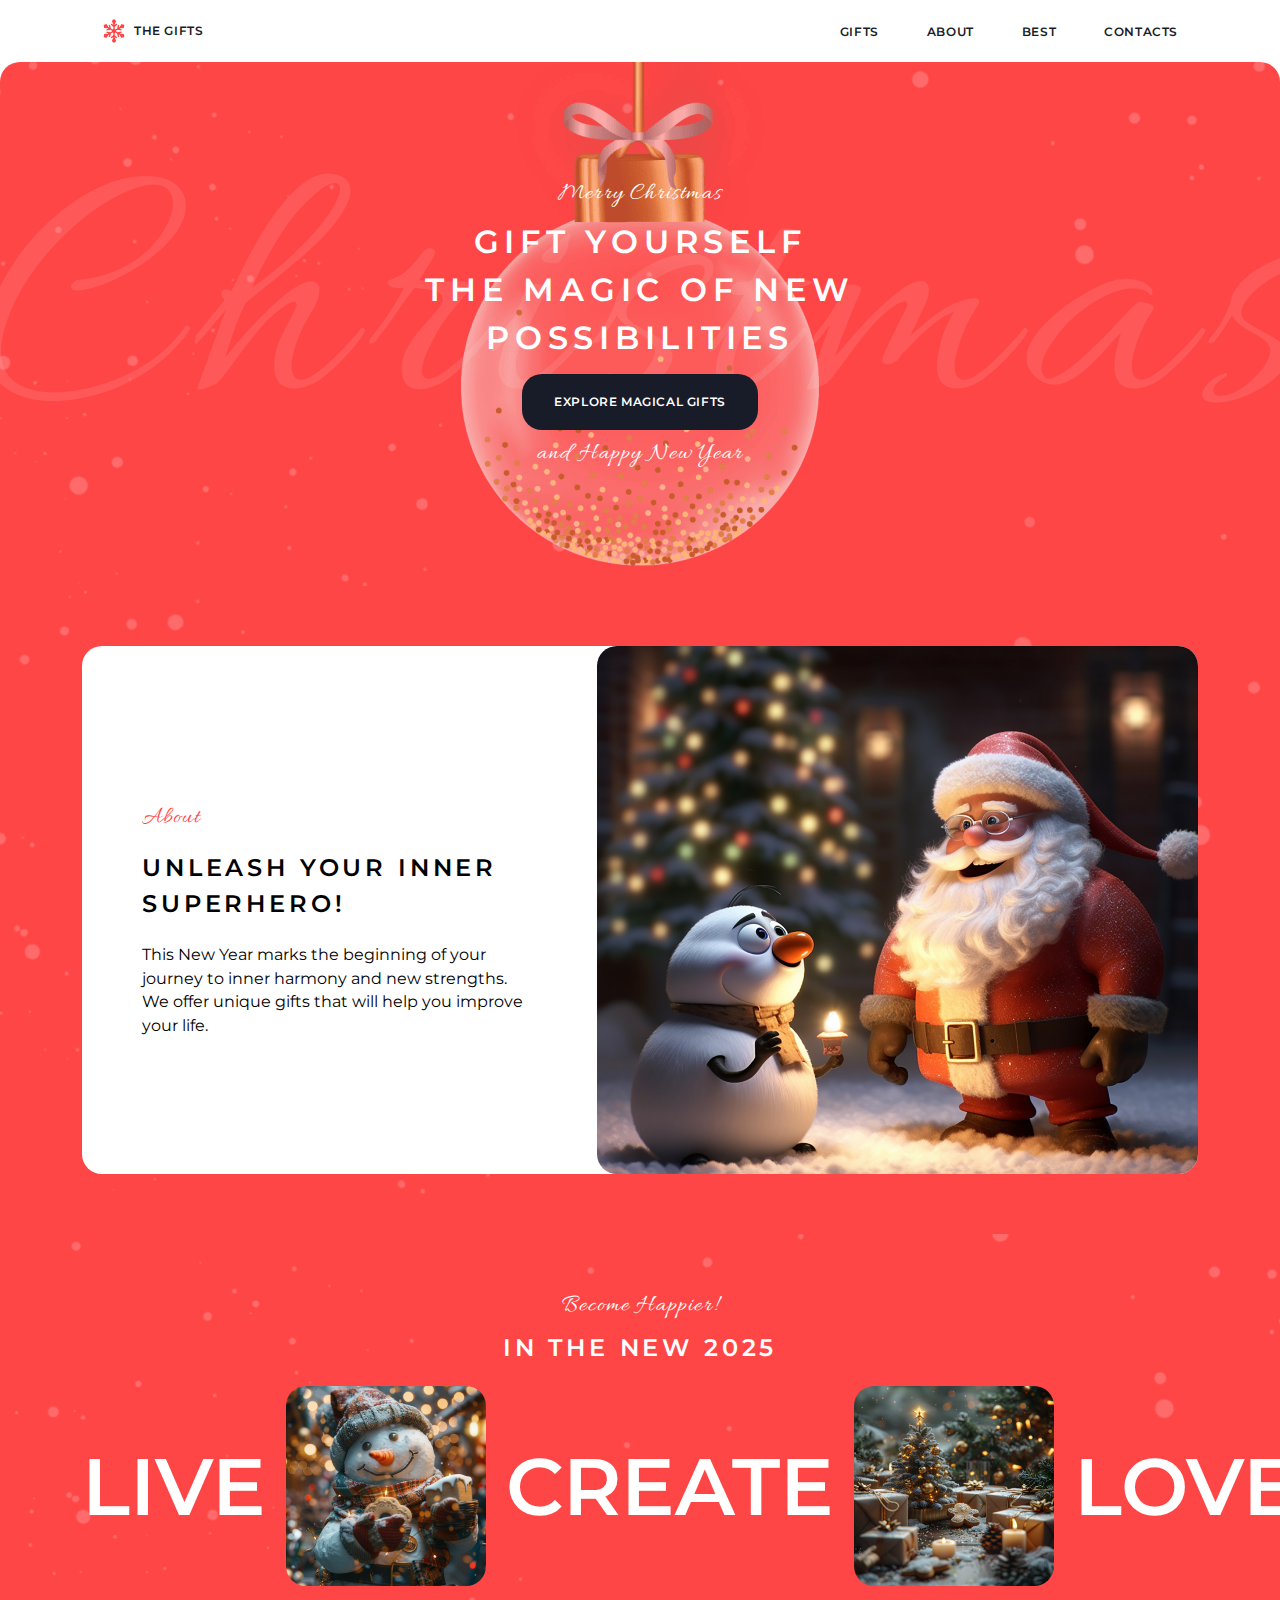
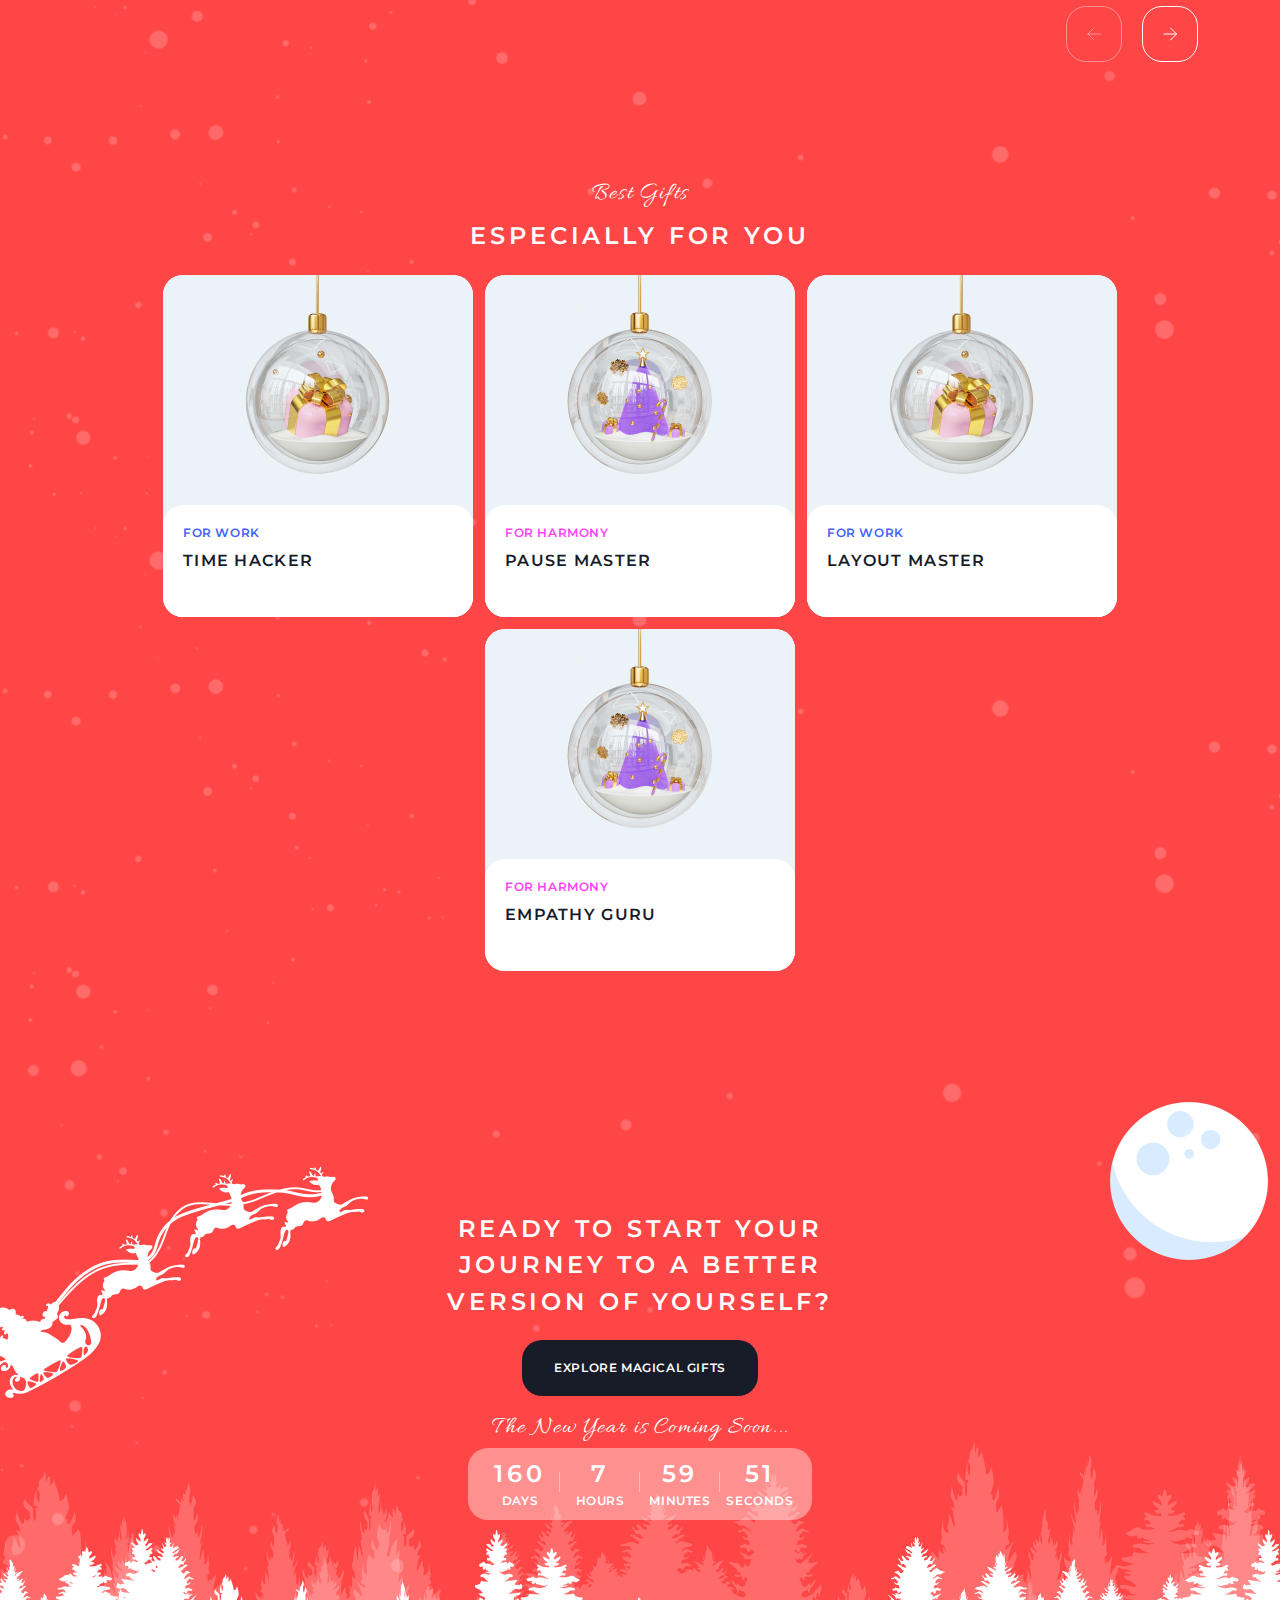
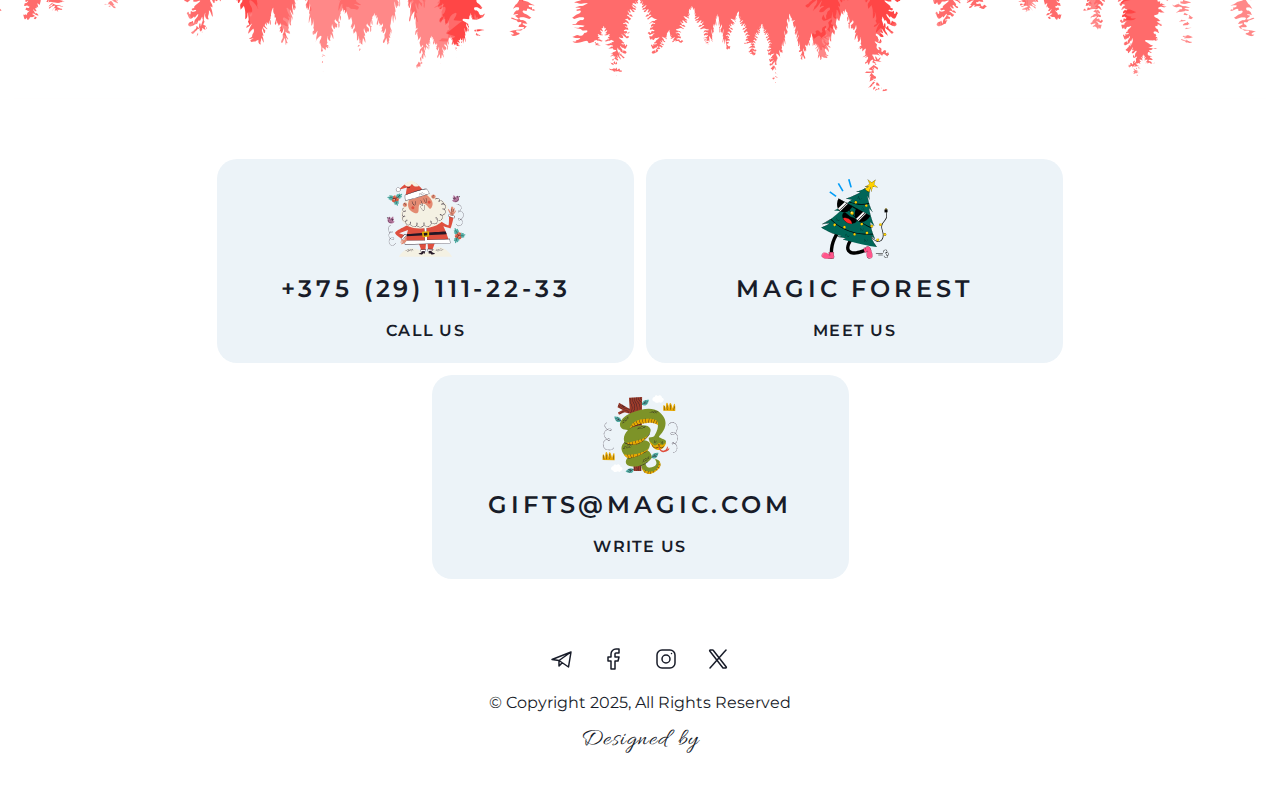
<file: index.html>
<!DOCTYPE html>
<html lang="en">
  <head>
    <meta charset="UTF-8">
    <meta name="viewport" content="width=device-width, initial-scale=1.0">
    <title>Christmas Shop</title>
    <link rel="icon" type="image/x-icon" href="./public/snowflake.ico">
    <link rel="preconnect" href="https://fonts.googleapis.com">
    <link rel="preconnect" href="https://fonts.gstatic.com" crossorigin>
    <link
      href="https://fonts.googleapis.com/css2?family=Allura&family=Montserrat:ital,wght@0,100..900;1,100..900&display=swap"
      rel="stylesheet">
    <link rel="stylesheet" href="./src/css/styles.css">
  </head>
  <body>
    <header class="header">
      <div class="container">
        <a href="./" class="logo">
          <div class="logo__picture">
            <svg
              width="24"
              height="24"
              viewBox="0 0 24 24"
              fill="none"
              xmlns="http://www.w3.org/2000/svg"
            >
              <g clip-path="url(#clip0_4001_865)">
                <path
                  d="M18.2942 14.8224L17.4727 14.3481L19.674 13.7583L19.3102 12.4006L15.7512 13.3542L14.0725 12.385C14.0957 12.26 14.1084 12.1315 14.1084 12C14.1084 11.8684 14.0957 11.7398 14.0725 11.6149L15.7512 10.6457L19.3102 11.5994L19.674 10.2416L17.4727 9.65177L18.2942 9.17747L21.8194 8.96588L22.3385 6.03095L19.5373 5.01305L17.5914 7.96016L16.7699 8.43446L17.3598 6.23317L16.002 5.86939L15.0484 9.42842L13.3687 10.3982C13.1741 10.2315 12.949 10.0997 12.7028 10.0124V8.0742L15.3082 5.46879L14.3143 4.47488L12.7028 6.08633V5.13772L14.2772 1.98876L12 0L9.72271 1.98886L11.2972 5.13782V6.08642L9.68569 4.47497L8.69178 5.46889L11.2971 8.0743V10.0125C11.051 10.0998 10.8259 10.2316 10.6312 10.3983L8.95154 9.42852L7.99792 5.86949L6.64018 6.23326L7.23003 8.43456L6.40854 7.96025L4.46269 5.01314L1.66148 6.03104L2.18058 8.96597L5.70578 9.17757L6.52727 9.65187L4.32597 10.2417L4.6898 11.5994L8.24882 10.6458L9.92746 11.615C9.90431 11.74 9.89157 11.8685 9.89157 12C9.89157 12.1316 9.90427 12.2602 9.92746 12.3851L8.24882 13.3543L4.6898 12.4006L4.32597 13.7584L6.52727 14.3482L5.70578 14.8225L2.18058 15.034L1.66148 17.969L4.46274 18.9869L6.40859 16.0397L7.23012 15.5654L6.64028 17.7667L7.99801 18.1306L8.95163 14.5715L10.6313 13.6018C10.826 13.7684 11.0511 13.9003 11.2972 13.9875V15.9258L8.69187 18.5311L9.68579 19.525L11.2973 17.9135V18.8621L9.7228 22.0111L12.0001 24L14.2774 22.0111L12.7029 18.8621V17.9135L14.3144 19.525L15.3083 18.5311L12.7029 15.9258V13.9875C12.9491 13.9003 13.1742 13.7684 13.3689 13.6018L15.0485 14.5715L16.0022 18.1306L17.3599 17.7667L16.7701 15.5654L17.5916 16.0397L19.5374 18.9869L22.3387 17.969L21.8196 15.034L18.2942 14.8224Z"
                />
              </g>
              <defs>
                <clipPath id="clip0_4001_865">
                  <rect width="24" height="24" fill="white" />
                </clipPath>
              </defs>
            </svg>
          </div>
          <div class="logo__name">the gifts</div>
        </a>
        <nav class="menu">
          <div class="menu__mobile is-mobile">
            <div class="menu__icon"></div>
          </div>
          <div class="menu__wrapper">
            <ul class="menu__items">
              <li class="menu__item">
                <a href="./src/gifts/index.html" class="menu__link">gifts</a>
              </li>
              <li class="menu__item">
                <a href="./#about" class="menu__link">about</a>
              </li>
              <li class="menu__item">
                <a href="./#best" class="menu__link">best</a>
              </li>
              <li class="menu__item">
                <a href="./#footer" class="menu__link">contacts</a>
              </li>
            </ul>
          </div>
        </nav>
      </div>
    </header>

    <main class="main">
      <section class="hero">
        <div class="container">
          <div class="hero__wrapper">
            <div class="hero__slogan">Merry Christmas</div>
            <h1 class="hero__title">
              Gift yourself the magic of new possibilities
            </h1>
            <div class="btn__wrapper">
              <a href="./src/gifts/index.html" class="btn btn__black">Explore Magical Gifts</a>
            </div>
            <div class="hero__slogan">and Happy New Year</div>
          </div>
        </div>
      </section>
      <section id="about" class="about">
        <div class="container">
          <div class="about__wrapper">
            <div class="about__info">
              <div class="about__slogan">About</div>
              <h2>Unleash your inner superhero!</h2>
              <p>
                This New Year marks the beginning of your journey to inner
                harmony and new strengths. We offer unique gifts that will help
                you improve your life.
              </p>
            </div>
            <div class="about__img">
              <img
                src="./src/assets/img/santa.jpg"
                alt="Image Unleash your inner superhero!"
              >
            </div>
          </div>
        </div>
      </section>
      <section class="slider">
        <div class="container">
          <div class="slider__slogan">Become Happier!</div>
          <h2 class="slider__title">in the new 2025</h2>
          <div class="slider__items">
            <div class="slider__item">
              <div class="slider__text">Live</div>
              <div class="slider__image">
                <img src="./src/assets/img/slider/image-1.jpg" alt="Live" >
              </div>
            </div>
            <div class="slider__item">
              <div class="slider__text">create</div>
              <div class="slider__image">
                <img src="./src/assets/img/slider/image-2.jpg" alt="create" >
              </div>
            </div>
            <div class="slider__item">
              <div class="slider__text">Love</div>
              <div class="slider__image">
                <img src="./src/assets/img/slider/image-3.jpg" alt="Love" >
              </div>
            </div>
            <div class="slider__item">
              <div class="slider__text">dream</div>
              <div class="slider__image">
                <img src="./src/assets/img/slider/image-4.jpg" alt="dream" >
              </div>
            </div>
          </div>
          <div class="slider__navigation">
            <div class="slider__prev _disabled">
              <svg
                width="14"
                height="14"
                viewBox="0 0 14 14"
                fill="none"
                xmlns="http://www.w3.org/2000/svg"
              >
                <path
                  d="M13.5 7H1M1 7L7 1M1 7L7 13"
                  stroke="white"
                  stroke-linecap="round"
                  stroke-linejoin="round"
                />
              </svg>
            </div>
            <div class="slider__next">
              <svg
                width="14"
                height="14"
                viewBox="0 0 14 14"
                fill="none"
                xmlns="http://www.w3.org/2000/svg"
              >
                <path
                  d="M1 7H13.5M13.5 7L7.5 1M13.5 7L7.5 13"
                  stroke="white"
                  stroke-linecap="round"
                  stroke-linejoin="round"
                />
              </svg>
            </div>
          </div>
        </div>
      </section>
      <section id="best" class="best-gifts">
        <div class="container">
          <div class="best-gifts__slogan">Best Gifts</div>
          <h2 class="best-gifts__title">especially for you</h2>
          <div class="gifts__cards">
            <div class="gifts__card">
              <div class="gifts__card_img"></div>
              <div class="gifts__card_wrapper"></div>
            </div>
            <div class="gifts__card">
              <div class="gifts__card_img"></div>
              <div class="gifts__card_wrapper"></div>
            </div>
            <div class="gifts__card">
              <div class="gifts__card_img"></div>
              <div class="gifts__card_wrapper"></div>
            </div>
            <div class="gifts__card">
              <div class="gifts__card_img"></div>
              <div class="gifts__card_wrapper"></div>
            </div>
          </div>
        </div>
      </section>
      <section class="cta">
        <div class="container">
          <div class="cta__wrapper">
            <h2 class="cta__title">
              Ready to start your journey to a better version of yourself?
            </h2>
            <div class="btn__wrapper">
              <a href="./src/gifts/index.html" class="btn btn__black">Explore Magical Gifts</a>
            </div>
            <div class="cta__slogan slogan">The New Year is Coming Soon...</div>
            <div class="timer">
              <div class="timer__item">
                <span class="timer__day timer__number">??</span>
                <span class="timer__text">Days</span>
              </div>
              <div class="timer__item">
                <span class="timer__hour timer__number">??</span>
                <span class="timer__text">Hours</span>
              </div>
              <div class="timer__item">
                <span class="timer__minute timer__number">??</span>
                <span class="timer__text">Minutes</span>
              </div>
              <div class="timer__item">
                <span class="timer__second timer__number">??</span>
                <span class="timer__text">Seconds</span>
              </div>
            </div>
          </div>
        </div>
      </section>
    </main>
    <div class="modal modal-gifts">
      <div class="modal__close">
        <svg width="40" height="40" viewBox="0 0 40 40" fill="none" xmlns="http://www.w3.org/2000/svg">
          <path d="M30 10L10 30" stroke="#181C29" stroke-width="2" stroke-linecap="round" stroke-linejoin="round" />
          <path d="M10 10L30 30" stroke="#181C29" stroke-width="2" stroke-linecap="round" stroke-linejoin="round" />
        </svg>
      </div>
      <div class="modal__content">
        <div class="modal__img">
        </div>
        <div class="modal__wrapper">
          <div class="modal-gifts__category">For Work</div>
          <div class="modal-gifts__name">Merge Master</div>
          <div class="modal-gifts__description">
            Laughs at code errors like they’re jokes instead of getting angry.
          </div>
          <div class="modal-gifts__powers">
            <div class="powers__title">Adds superpowers to:</div>
            <div class="powers__cards">
              <div class="powers__card">
                <div class="powers__name">Live</div>
                <div class="powers__mark">+400</div>
                <div class="powers__snowflakes">
                  <div class="powers__snowflake _action"></div>
                  <div class="powers__snowflake"></div>
                  <div class="powers__snowflake"></div>
                  <div class="powers__snowflake"></div>
                  <div class="powers__snowflake"></div>
                </div>
              </div>
              <div class="powers__card">
                <div class="powers__name">Create</div>
                <div class="powers__mark">+400</div>
                <div class="powers__snowflakes">
                  <div class="powers__snowflake _action"></div>
                  <div class="powers__snowflake"></div>
                  <div class="powers__snowflake"></div>
                  <div class="powers__snowflake"></div>
                  <div class="powers__snowflake"></div>
                </div>
              </div>
              <div class="powers__card">
                <div class="powers__name">Love</div>
                <div class="powers__mark">+400</div>
                <div class="powers__snowflakes">
                  <div class="powers__snowflake _action"></div>
                  <div class="powers__snowflake"></div>
                  <div class="powers__snowflake"></div>
                  <div class="powers__snowflake"></div>
                  <div class="powers__snowflake"></div>
                </div>
              </div>
              <div class="powers__card">
                <div class="powers__name">Dream</div>
                <div class="powers__mark">+400</div>
                <div class="powers__snowflakes">
                  <div class="powers__snowflake _action"></div>
                  <div class="powers__snowflake"></div>
                  <div class="powers__snowflake"></div>
                  <div class="powers__snowflake"></div>
                  <div class="powers__snowflake"></div>
                </div>
              </div>
            </div>
          </div>
        </div>
      </div>
    </div>
    <footer id="footer" class="footer">
      <div class="container">
        <div class="footer__cards">
          <a href="tel:+375291112233" class="footer__card">
            <div class="footer__card_img">
              <img
                src="./src/assets/img/footer/santa-claus.svg"
                alt="santa claus"
              >
            </div>
            <div class="footer__card_info">+375 (29) 111-22-33</div>
            <div class="footer__card_text">Call Us</div>
          </a>
          <a
            href="https://www.google.ru/maps/d/viewer?mid=14XIuuXBXtusEjlNDtHNpgPHAgX0&hl=ru&ll=49.42995324874459%2C10.927162433882106&z=13"
            class="footer__card"
            target="_blank"
          >
            <div class="footer__card_img">
              <img
                src="./src/assets/img/footer/christmas-tree.svg"
                alt="santa claus"
              >
            </div>
            <div class="footer__card_info">Magic forest</div>
            <div class="footer__card_text">meet us</div>
          </a>
          <a href="mailto:gifts@magic.com" class="footer__card">
            <div class="footer__card_img">
              <img src="./src/assets/img/footer/snake.svg" alt="santa claus">
            </div>
            <div class="footer__card_info">gifts@magic.com</div>
            <div class="footer__card_text">write us</div>
          </a>
        </div>

        <div class="social">
          <div class="social__item">
            <a
              href="https://telegram.org/"
              class="social__link"
              target="_blank"
            >
              <svg
                class="social__img"
                width="24"
                height="24"
                viewBox="0 0 24 24"
                fill="none"
                xmlns="http://www.w3.org/2000/svg"
              >
                <path
                  d="M21 5L2 12.5L9 13.5M21 5L18.5 20L9 13.5M21 5L9 13.5M9 13.5V19L12.2488 15.7229"
                  stroke-width="1.5"
                  stroke-linecap="round"
                  stroke-linejoin="round"
                />
              </svg>
            </a>
          </div>
          <div class="social__item">
            <a
              href="https://www.facebook.com"
              class="social__link"
              target="_blank"
            >
              <svg
                class="social__img"
                width="24"
                height="24"
                viewBox="0 0 24 24"
                fill="none"
                xmlns="http://www.w3.org/2000/svg"
              >
                <path
                  d="M17 2H14C12.6739 2 11.4021 2.52678 10.4645 3.46447C9.52678 4.40215 9 5.67392 9 7V10H6V14H9V22H13V14H16L17 10H13V7C13 6.73478 13.1054 6.48043 13.2929 6.29289C13.4804 6.10536 13.7348 6 14 6H17V2Z"
                  stroke-width="1.5"
                  stroke-linecap="round"
                  stroke-linejoin="round"
                />
              </svg>
            </a>
          </div>
          <div class="social__item">
            <a
              href="https://www.instagram.com"
              class="social__link"
              target="_blank"
            >
              <svg
                class="social__img"
                width="24"
                height="24"
                viewBox="0 0 24 24"
                fill="none"
                xmlns="http://www.w3.org/2000/svg"
              >
                <path
                  d="M12 16C14.2091 16 16 14.2091 16 12C16 9.79086 14.2091 8 12 8C9.79086 8 8 9.79086 8 12C8 14.2091 9.79086 16 12 16Z"
                  stroke="#181C29"
                  stroke-width="1.5"
                  stroke-linecap="round"
                  stroke-linejoin="round"
                />
                <path
                  d="M3 16V8C3 5.23858 5.23858 3 8 3H16C18.7614 3 21 5.23858 21 8V16C21 18.7614 18.7614 21 16 21H8C5.23858 21 3 18.7614 3 16Z"
                  stroke="#181C29"
                  stroke-width="1.5"
                />
                <path
                  d="M17.5 6.51L17.51 6.49889"
                  stroke="#181C29"
                  stroke-width="1.5"
                  stroke-linecap="round"
                  stroke-linejoin="round"
                />
              </svg>
            </a>
          </div>
          <div class="social__item">
            <a href="https://x.com" class="social__link" target="_blank">
              <svg
                class="social__img"
                width="24"
                height="24"
                viewBox="0 0 24 24"
                fill="none"
                xmlns="http://www.w3.org/2000/svg"
              >
                <path
                  d="M16.8191 20.7684L3.7525 3.96836C3.44597 3.57425 3.72682 3 4.22611 3H6.70588C6.89103 3 7.06582 3.08548 7.17949 3.23164L20.2461 20.0316C20.5527 20.4258 20.2718 21 19.7725 21H17.2928C17.1076 21 16.9328 20.9145 16.8191 20.7684Z"
                  stroke="#181C29"
                  stroke-width="1.5"
                />
                <path
                  d="M20 3L4 21"
                  stroke="#181C29"
                  stroke-width="1.5"
                  stroke-linecap="round"
                />
              </svg>
            </a>
          </div>
        </div>

        <div class="footer__copyright">
          © Copyright 2025, All Rights Reserved
        </div>
        <div class="footer__slogan_wrapper">
          <a href="https://www.figma.com/design/zTB01BwWZVoXYK5atH3eZT/Christmas-Shop?node-id=0-1&p=f&t=AFhpGQBQAvMB5x7g-0" class="footer__slogan" target="_blank"
            >Designed by</a
          >
        </div>
      </div>
    </footer>

    <script src="./src/assets/scripts/menu.js"></script>
    <script src="./src/assets/scripts/slider.js"></script>
    <script src="./src/assets/scripts/timer.js"></script>
    <script src="./src/assets/scripts/best.js" type="module" defer></script>
    <script src="./src/assets/scripts/modal.js" type="module" defer></script>
  </body>
</html>
</file>
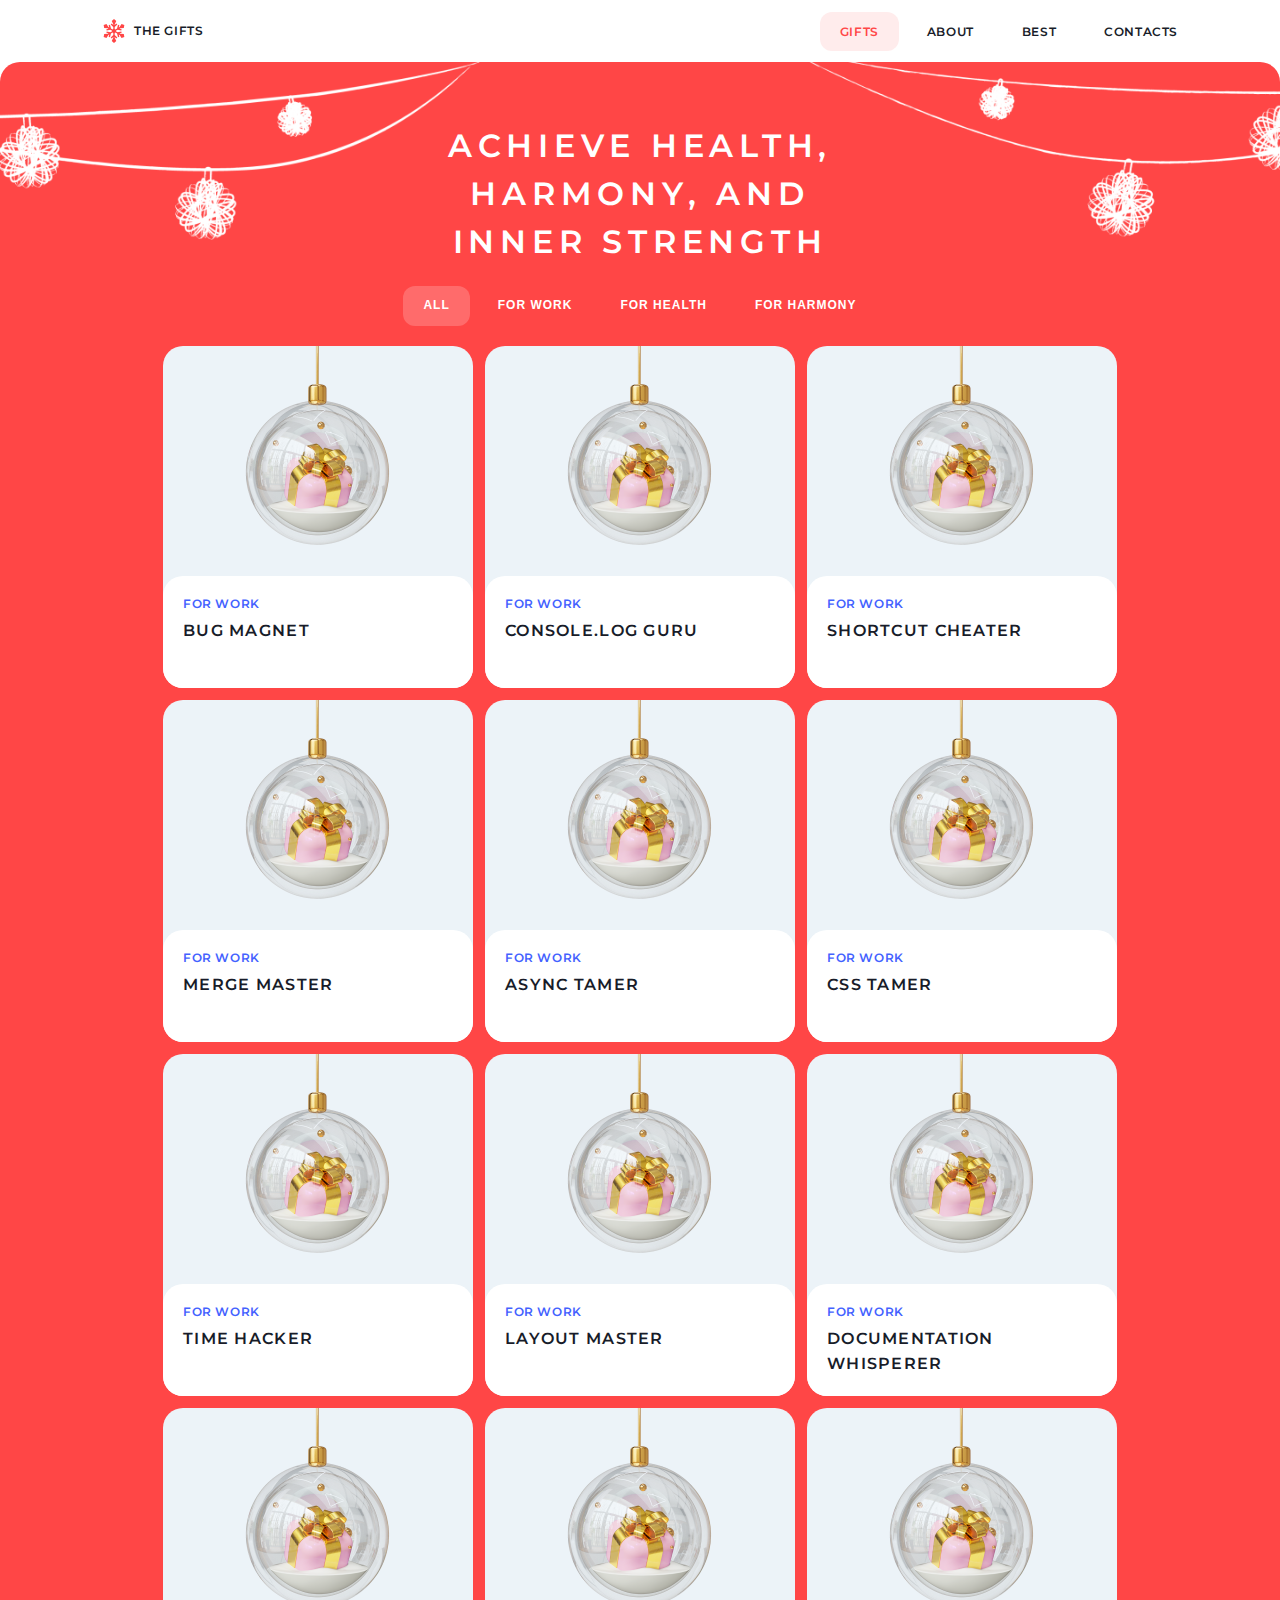
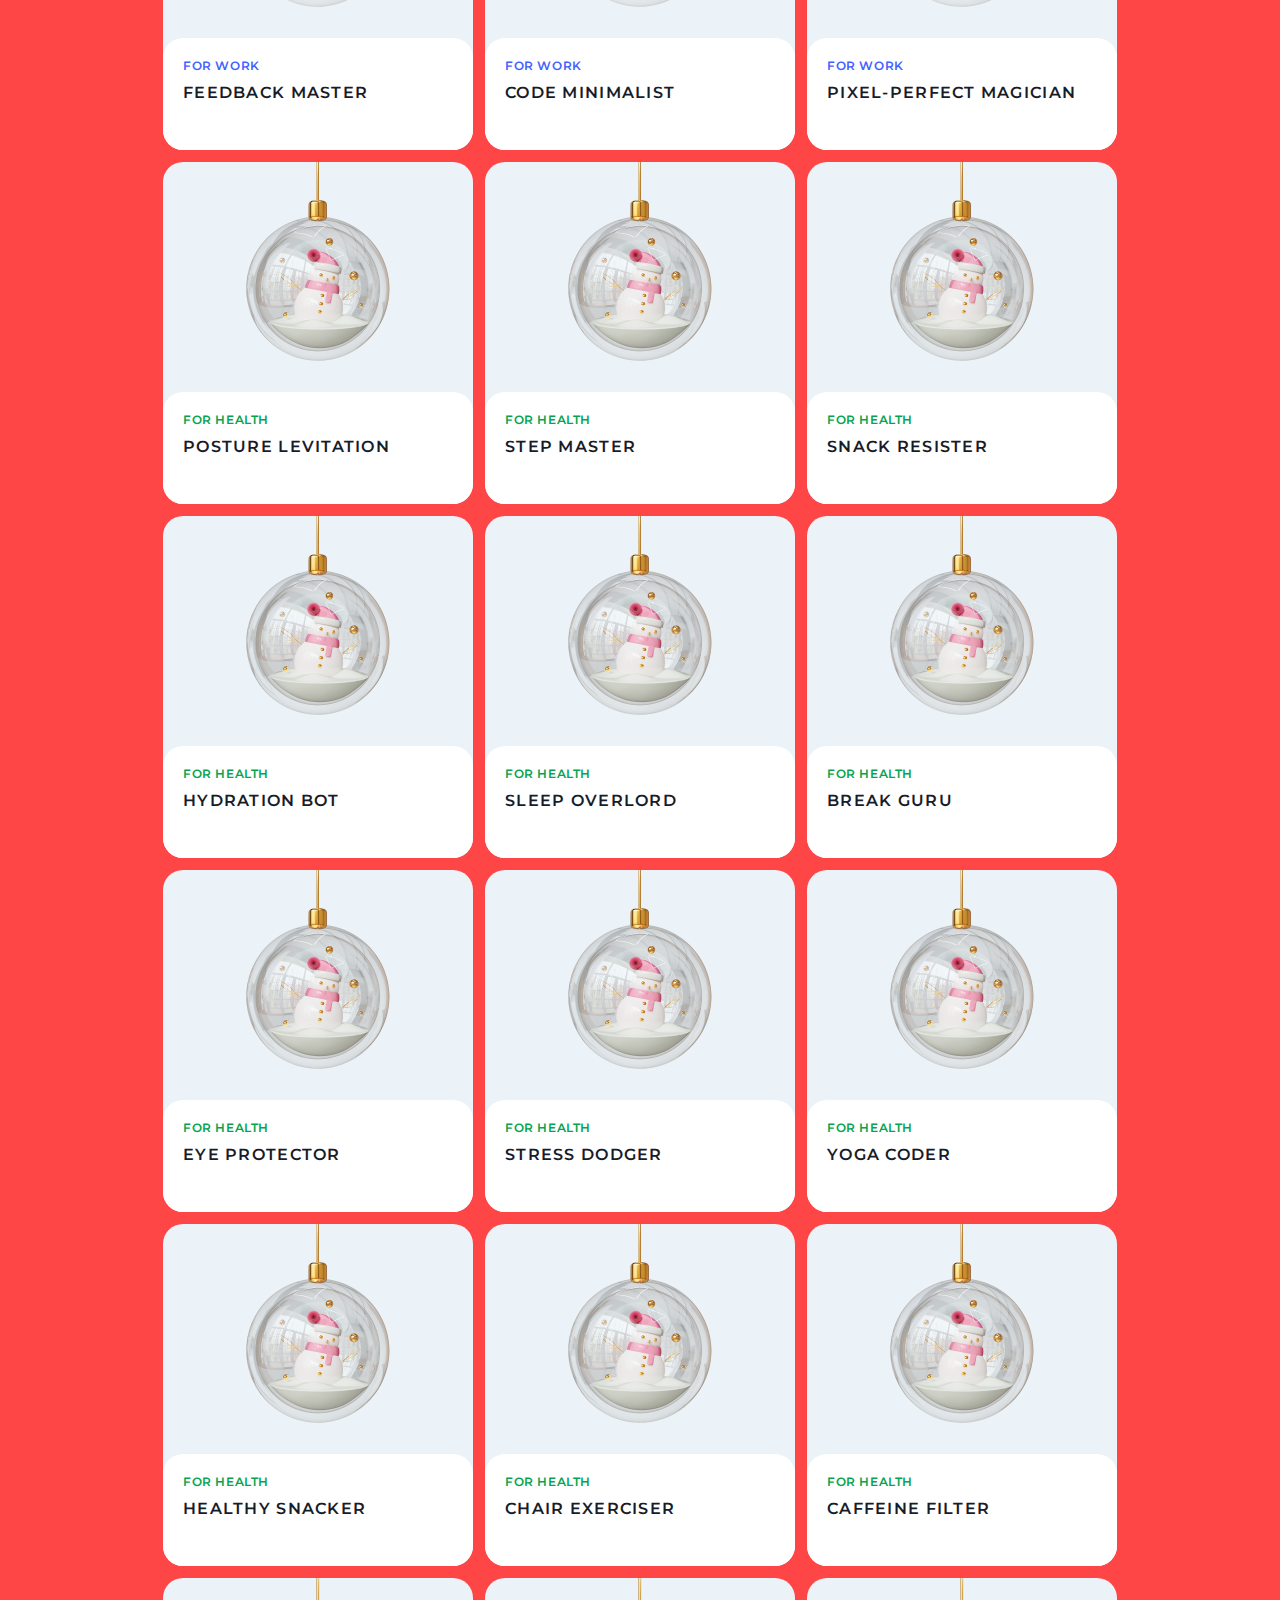
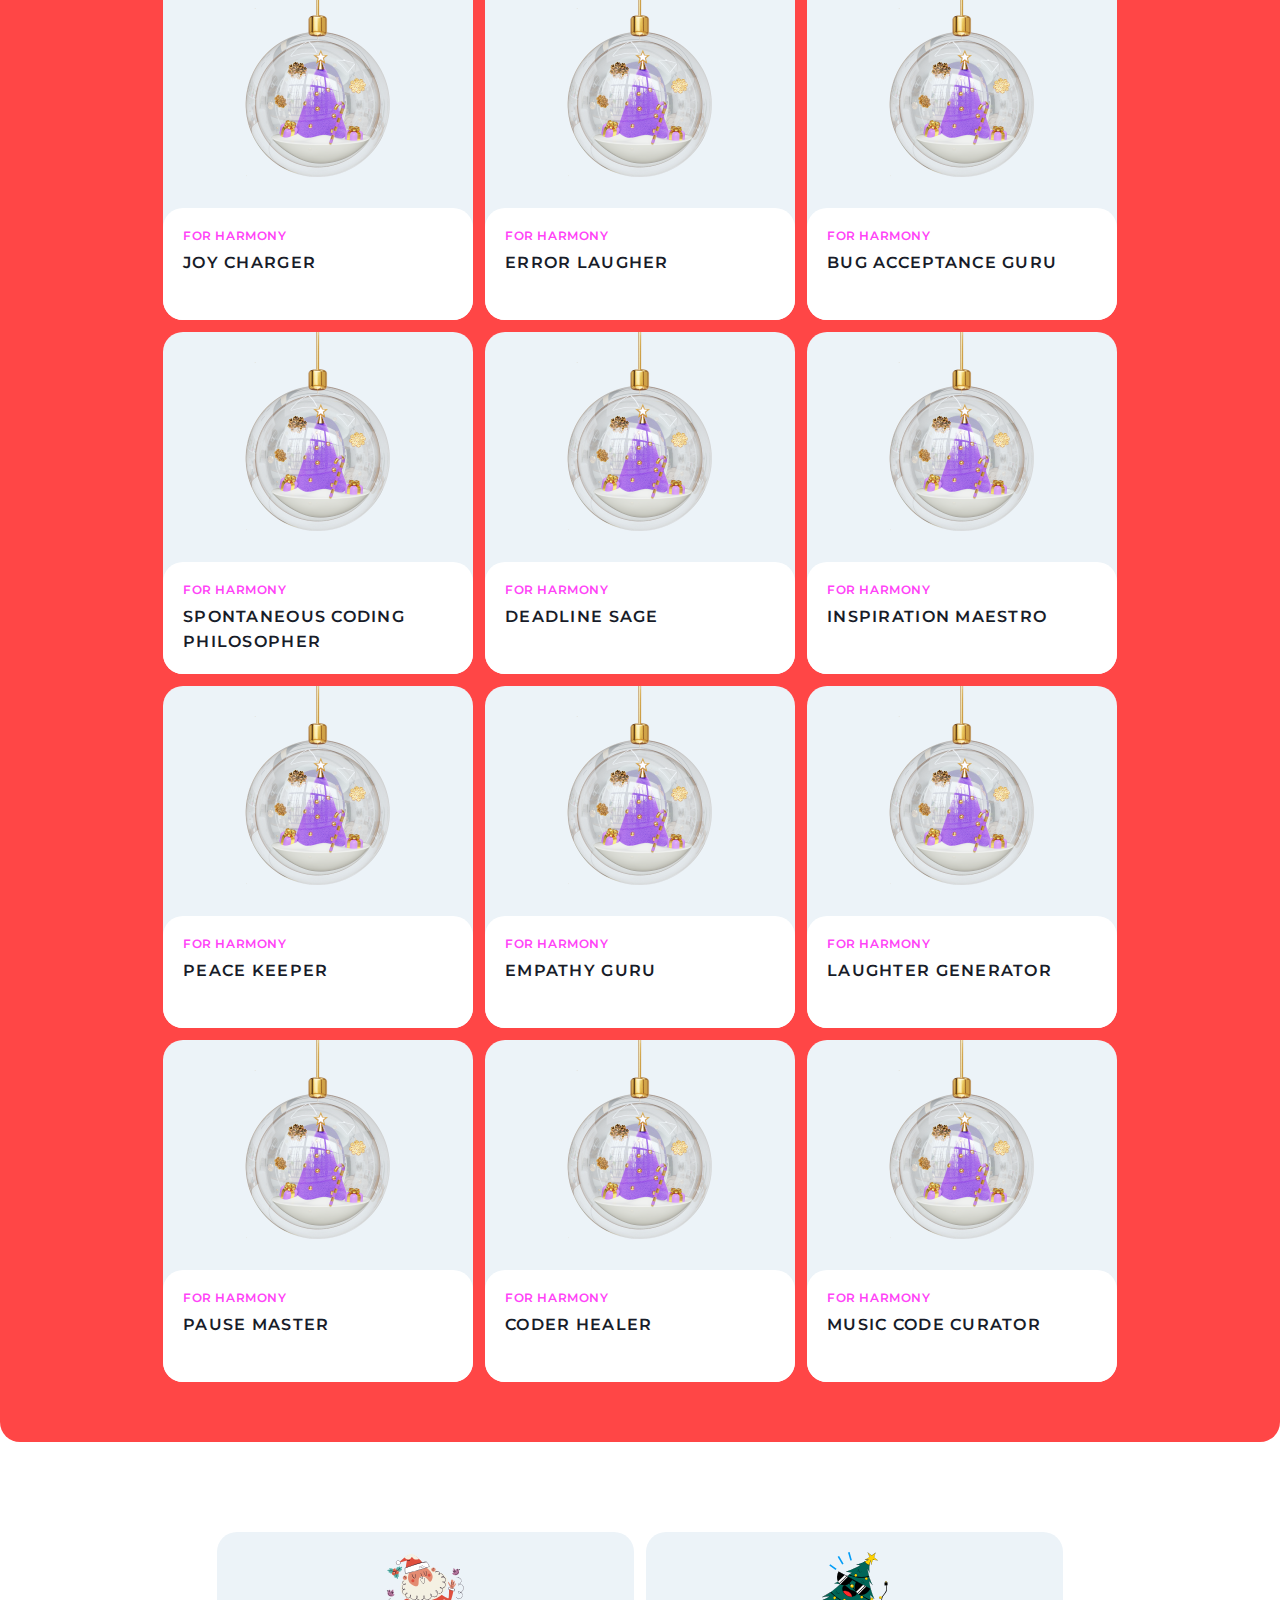
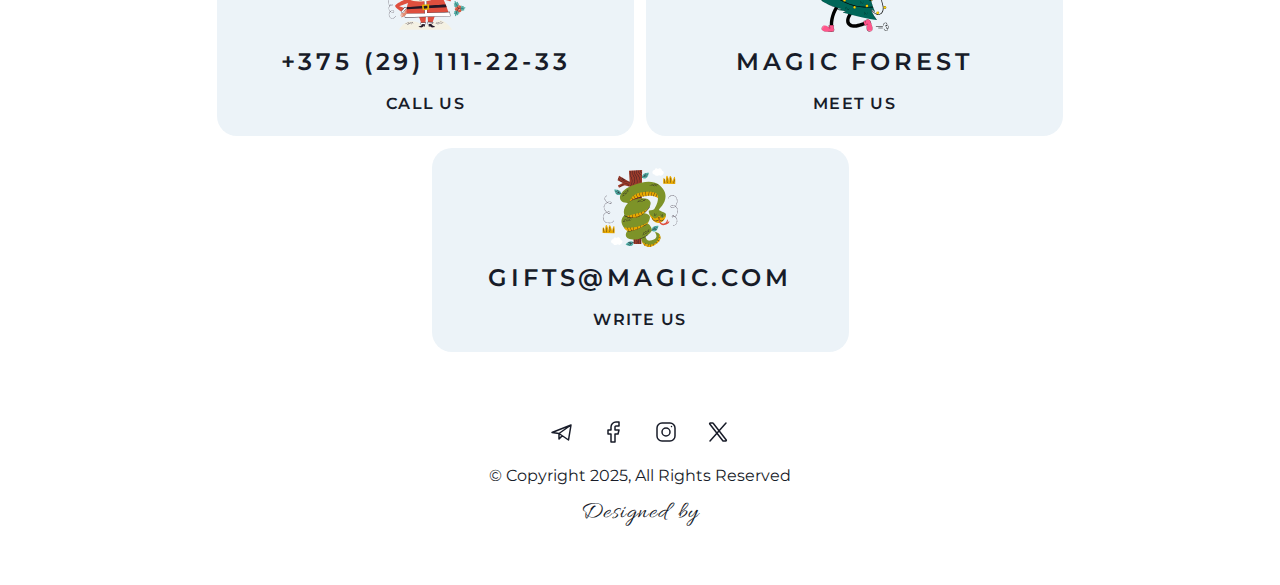
<file: src/gifts/index.html>
<!DOCTYPE html>
<html lang="en">
  <head>
    <meta charset="UTF-8">
    <meta name="viewport" content="width=device-width, initial-scale=1.0">
    <title>Christmas Shop</title>
    <link rel="icon" type="image/x-icon" href="/public/snowflake.ico">
    <link rel="preconnect" href="https://fonts.googleapis.com">
    <link rel="preconnect" href="https://fonts.gstatic.com" crossorigin>
    <link
      href="https://fonts.googleapis.com/css2?family=Allura&family=Montserrat:ital,wght@0,100..900;1,100..900&display=swap"
      rel="stylesheet"
    >
    <link rel="stylesheet" href="../css/styles.css">
  </head>
  <body>
    <header class="header">
      <div class="container">
        <a href="/index.html" class="logo">
          <div class="logo__picture">
            <svg
              width="24"
              height="24"
              viewBox="0 0 24 24"
              fill="none"
              xmlns="http://www.w3.org/2000/svg"
            >
              <g clip-path="url(#clip0_4001_865)">
                <path
                  d="M18.2942 14.8224L17.4727 14.3481L19.674 13.7583L19.3102 12.4006L15.7512 13.3542L14.0725 12.385C14.0957 12.26 14.1084 12.1315 14.1084 12C14.1084 11.8684 14.0957 11.7398 14.0725 11.6149L15.7512 10.6457L19.3102 11.5994L19.674 10.2416L17.4727 9.65177L18.2942 9.17747L21.8194 8.96588L22.3385 6.03095L19.5373 5.01305L17.5914 7.96016L16.7699 8.43446L17.3598 6.23317L16.002 5.86939L15.0484 9.42842L13.3687 10.3982C13.1741 10.2315 12.949 10.0997 12.7028 10.0124V8.0742L15.3082 5.46879L14.3143 4.47488L12.7028 6.08633V5.13772L14.2772 1.98876L12 0L9.72271 1.98886L11.2972 5.13782V6.08642L9.68569 4.47497L8.69178 5.46889L11.2971 8.0743V10.0125C11.051 10.0998 10.8259 10.2316 10.6312 10.3983L8.95154 9.42852L7.99792 5.86949L6.64018 6.23326L7.23003 8.43456L6.40854 7.96025L4.46269 5.01314L1.66148 6.03104L2.18058 8.96597L5.70578 9.17757L6.52727 9.65187L4.32597 10.2417L4.6898 11.5994L8.24882 10.6458L9.92746 11.615C9.90431 11.74 9.89157 11.8685 9.89157 12C9.89157 12.1316 9.90427 12.2602 9.92746 12.3851L8.24882 13.3543L4.6898 12.4006L4.32597 13.7584L6.52727 14.3482L5.70578 14.8225L2.18058 15.034L1.66148 17.969L4.46274 18.9869L6.40859 16.0397L7.23012 15.5654L6.64028 17.7667L7.99801 18.1306L8.95163 14.5715L10.6313 13.6018C10.826 13.7684 11.0511 13.9003 11.2972 13.9875V15.9258L8.69187 18.5311L9.68579 19.525L11.2973 17.9135V18.8621L9.7228 22.0111L12.0001 24L14.2774 22.0111L12.7029 18.8621V17.9135L14.3144 19.525L15.3083 18.5311L12.7029 15.9258V13.9875C12.9491 13.9003 13.1742 13.7684 13.3689 13.6018L15.0485 14.5715L16.0022 18.1306L17.3599 17.7667L16.7701 15.5654L17.5916 16.0397L19.5374 18.9869L22.3387 17.969L21.8196 15.034L18.2942 14.8224Z"
                />
              </g>
              <defs>
                <clipPath id="clip0_4001_865">
                  <rect width="24" height="24" fill="white" />
                </clipPath>
              </defs>
            </svg>
          </div>
          <div class="logo__name">the gifts</div>
        </a>
        <nav class="menu">
          <div class="menu__mobile is-mobile">
            <div class="menu__icon"></div>
          </div>
          <div class="menu__wrapper">
            <ul class="menu__items">
              <li class="menu__item">
                <span class="menu__link _active">gifts</span>
              </li>
              <li class="menu__item">
                <a href="/#about" class="menu__link">about</a>
              </li>
              <li class="menu__item">
                <a href="/#best" class="menu__link">best</a>
              </li>
              <li class="menu__item">
                <a href="/#footer" class="menu__link">contacts</a>
              </li>
            </ul>
          </div>
        </nav>
      </div>
    </header>
    <main class="main">
      <section class="gifts">
        <div class="container">
          <div class="gifts__info">
            <h1 class="gifts__title">
              Achieve health, harmony, and inner strength
            </h1>
          </div>

          <div class="gifts__tabs">
            <button class="gifts__btn _active" data-for="All">All</button>
            <button class="gifts__btn" data-for="For Work">For Work</button>
            <button class="gifts__btn" data-for="For Health">For Health</button>
            <button class="gifts__btn" data-for="For Harmony">
              For Harmony
            </button>
          </div>

          <div class="gifts__cards">
            <div class="gifts__card">
              <div class="gifts__card_img"></div>
              <div class="gifts__card_wrapper"></div>
            </div>
            <div class="gifts__card">
              <div class="gifts__card_img"></div>
              <div class="gifts__card_wrapper"></div>
            </div>
            <div class="gifts__card">
              <div class="gifts__card_img"></div>
              <div class="gifts__card_wrapper"></div>
            </div>
            <div class="gifts__card">
              <div class="gifts__card_img"></div>
              <div class="gifts__card_wrapper"></div>
            </div>
            <div class="gifts__card">
              <div class="gifts__card_img"></div>
              <div class="gifts__card_wrapper"></div>
            </div>
            <div class="gifts__card">
              <div class="gifts__card_img"></div>
              <div class="gifts__card_wrapper"></div>
            </div>
            <div class="gifts__card">
              <div class="gifts__card_img"></div>
              <div class="gifts__card_wrapper"></div>
            </div>
            <div class="gifts__card">
              <div class="gifts__card_img"></div>
              <div class="gifts__card_wrapper"></div>
            </div>
            <div class="gifts__card">
              <div class="gifts__card_img"></div>
              <div class="gifts__card_wrapper"></div>
            </div>
            <div class="gifts__card">
              <div class="gifts__card_img"></div>
              <div class="gifts__card_wrapper"></div>
            </div>
            <div class="gifts__card">
              <div class="gifts__card_img"></div>
              <div class="gifts__card_wrapper"></div>
            </div>
            <div class="gifts__card">
              <div class="gifts__card_img"></div>
              <div class="gifts__card_wrapper"></div>
            </div>
          </div>

        </div>
      </section>
    </main>
    <div class="scroll__to-top">
      <svg width="24" height="24" viewBox="0 0 24 24" fill="none" xmlns="http://www.w3.org/2000/svg">
        <path d="M12 5V19" stroke="#FF4646" stroke-linecap="round" stroke-linejoin="round" />
        <path d="M18 11L12 5" stroke="#FF4646" stroke-linecap="round" stroke-linejoin="round" />
        <path d="M6 11L12 5" stroke="#FF4646" stroke-linecap="round" stroke-linejoin="round" />
      </svg>
    </div>
    <div class="modal modal-gifts">
      <div class="modal__close">
        <svg width="40" height="40" viewBox="0 0 40 40" fill="none" xmlns="http://www.w3.org/2000/svg">
          <path d="M30 10L10 30" stroke="#181C29" stroke-width="2" stroke-linecap="round" stroke-linejoin="round" />
          <path d="M10 10L30 30" stroke="#181C29" stroke-width="2" stroke-linecap="round" stroke-linejoin="round" />
        </svg>
      </div>
      <div class="modal__content">
        <div class="modal__img">
        </div>
        <div class="modal__wrapper">
          <div class="modal-gifts__category">For Work</div>
          <div class="modal-gifts__name">Merge Master</div>
          <div class="modal-gifts__description">
            Laughs at code errors like they’re jokes instead of getting angry.
          </div>
          <div class="modal-gifts__powers">
            <div class="powers__title">Adds superpowers to:</div>
            <div class="powers__cards">
              <div class="powers__card">
                <div class="powers__name">Live</div>
                <div class="powers__mark">+400</div>
                <div class="powers__snowflakes">
                  <div class="powers__snowflake _action"></div>
                  <div class="powers__snowflake"></div>
                  <div class="powers__snowflake"></div>
                  <div class="powers__snowflake"></div>
                  <div class="powers__snowflake"></div>
                </div>
              </div>
              <div class="powers__card">
                <div class="powers__name">Create</div>
                <div class="powers__mark">+400</div>
                <div class="powers__snowflakes">
                  <div class="powers__snowflake _action"></div>
                  <div class="powers__snowflake"></div>
                  <div class="powers__snowflake"></div>
                  <div class="powers__snowflake"></div>
                  <div class="powers__snowflake"></div>
                </div>
              </div>
              <div class="powers__card">
                <div class="powers__name">Love</div>
                <div class="powers__mark">+400</div>
                <div class="powers__snowflakes">
                  <div class="powers__snowflake _action"></div>
                  <div class="powers__snowflake"></div>
                  <div class="powers__snowflake"></div>
                  <div class="powers__snowflake"></div>
                  <div class="powers__snowflake"></div>
                </div>
              </div>
              <div class="powers__card">
                <div class="powers__name">Dream</div>
                <div class="powers__mark">+400</div>
                <div class="powers__snowflakes">
                  <div class="powers__snowflake _action"></div>
                  <div class="powers__snowflake"></div>
                  <div class="powers__snowflake"></div>
                  <div class="powers__snowflake"></div>
                  <div class="powers__snowflake"></div>
                </div>
              </div>
            </div>
          </div>
        </div>
      </div>
    </div>
    <footer id="footer" class="footer">
      <div class="container">
        <div class="footer__cards">
          <a href="tel:+375291112233" class="footer__card">
            <div class="footer__card_img">
              <img
                src="../assets/img/footer/santa-claus.svg"
                alt="santa claus"
              >
            </div>
            <div class="footer__card_info">+375 (29) 111-22-33</div>
            <div class="footer__card_text">Call Us</div>
          </a>
          <a
            href="https://www.google.ru/maps/d/viewer?mid=14XIuuXBXtusEjlNDtHNpgPHAgX0&hl=ru&ll=49.42995324874459%2C10.927162433882106&z=13"
            class="footer__card"
            target="_blank"
          >
            <div class="footer__card_img">
              <img
                src="../assets/img/footer/christmas-tree.svg"
                alt="santa claus"
            >
            </div>
            <div class="footer__card_info">Magic forest</div>
            <div class="footer__card_text">meet us</div>
          </a>
          <a href="mailto:gifts@magic.com" class="footer__card">
            <div class="footer__card_img">
              <img src="../assets/img/footer/snake.svg" alt="santa claus">
            </div>
            <div class="footer__card_info">gifts@magic.com</div>
            <div class="footer__card_text">write us</div>
          </a>
        </div>

        <div class="social">
          <div class="social__item">
            <a
              href="https://telegram.org/"
              class="social__link"
              target="_blank"
            >
              <svg
                class="social__img"
                width="24"
                height="24"
                viewBox="0 0 24 24"
                fill="none"
                xmlns="http://www.w3.org/2000/svg"
              >
                <path
                  d="M21 5L2 12.5L9 13.5M21 5L18.5 20L9 13.5M21 5L9 13.5M9 13.5V19L12.2488 15.7229"
                  stroke-width="1.5"
                  stroke-linecap="round"
                  stroke-linejoin="round"
                />
              </svg>
            </a>
          </div>
          <div class="social__item">
            <a
              href="https://www.facebook.com"
              class="social__link"
              target="_blank"
            >
              <svg
                class="social__img"
                width="24"
                height="24"
                viewBox="0 0 24 24"
                fill="none"
                xmlns="http://www.w3.org/2000/svg"
              >
                <path
                  d="M17 2H14C12.6739 2 11.4021 2.52678 10.4645 3.46447C9.52678 4.40215 9 5.67392 9 7V10H6V14H9V22H13V14H16L17 10H13V7C13 6.73478 13.1054 6.48043 13.2929 6.29289C13.4804 6.10536 13.7348 6 14 6H17V2Z"
                  stroke-width="1.5"
                  stroke-linecap="round"
                  stroke-linejoin="round"
                />
              </svg>
            </a>
          </div>
          <div class="social__item">
            <a
              href="https://www.instagram.com"
              class="social__link"
              target="_blank"
            >
              <svg
                class="social__img"
                width="24"
                height="24"
                viewBox="0 0 24 24"
                fill="none"
                xmlns="http://www.w3.org/2000/svg"
              >
                <path
                  d="M12 16C14.2091 16 16 14.2091 16 12C16 9.79086 14.2091 8 12 8C9.79086 8 8 9.79086 8 12C8 14.2091 9.79086 16 12 16Z"
                  stroke="#181C29"
                  stroke-width="1.5"
                  stroke-linecap="round"
                  stroke-linejoin="round"
                />
                <path
                  d="M3 16V8C3 5.23858 5.23858 3 8 3H16C18.7614 3 21 5.23858 21 8V16C21 18.7614 18.7614 21 16 21H8C5.23858 21 3 18.7614 3 16Z"
                  stroke="#181C29"
                  stroke-width="1.5"
                />
                <path
                  d="M17.5 6.51L17.51 6.49889"
                  stroke="#181C29"
                  stroke-width="1.5"
                  stroke-linecap="round"
                  stroke-linejoin="round"
                />
              </svg>
            </a>
          </div>
          <div class="social__item">
            <a href="https://x.com" class="social__link" target="_blank">
              <svg
                class="social__img"
                width="24"
                height="24"
                viewBox="0 0 24 24"
                fill="none"
                xmlns="http://www.w3.org/2000/svg"
              >
                <path
                  d="M16.8191 20.7684L3.7525 3.96836C3.44597 3.57425 3.72682 3 4.22611 3H6.70588C6.89103 3 7.06582 3.08548 7.17949 3.23164L20.2461 20.0316C20.5527 20.4258 20.2718 21 19.7725 21H17.2928C17.1076 21 16.9328 20.9145 16.8191 20.7684Z"
                  stroke="#181C29"
                  stroke-width="1.5"
                />
                <path
                  d="M20 3L4 21"
                  stroke="#181C29"
                  stroke-width="1.5"
                  stroke-linecap="round"
                />
              </svg>
            </a>
          </div>
        </div>

        <div class="footer__copyright">
          © Copyright 2025, All Rights Reserved
        </div>
        <div class="footer__slogan_wrapper">
          <a href="https://www.figma.com/design/zTB01BwWZVoXYK5atH3eZT/Christmas-Shop?node-id=0-1&p=f&t=AFhpGQBQAvMB5x7g-0" class="footer__slogan" target="_blank"
            >Designed by</a
          >
        </div>
      </div>
    </footer>

    <script src="../assets/scripts/menu.js"></script>
    <script src="../assets/scripts/tabs.js" type="module"></script>
    <script src="../assets/scripts/modal.js" type="module"></script>
    <script src="../assets/scripts/scroll.js"></script>
  </body>
</html>
</file>
<file: src/css/styles.css>
h1,
h2,
h3,
h4 {
  font-weight: 600;
  text-transform: uppercase;
}

h1 {
  font-size: 32px;
  line-height: 150%;
  letter-spacing: 5.76px;
  margin: 12px 0;
  padding: 0;
}

h2 {
  font-size: 24px;
  line-height: 152%;
  letter-spacing: 3.84px;
  margin: 20px 0;
}

h3 {
  font-size: 16px;
  line-height: 152%;
  letter-spacing: 1.28px;
}

h4 {
  font-size: 12px;
  line-height: 130%;
  letter-spacing: 0.6px;
}

.color__tag-green {
  color: #06A44F !important;
}

.color__tag-pink {
  color: #FF43F7 !important;
}

*,
*::before,
*::after {
  box-sizing: border-box;
}

html {
  scroll-behavior: smooth;
}

body {
  margin: 0;
  padding: 0;
  font-family: "Montserrat", sans-serif;
  font-size: 16px;
  font-weight: 400;
  line-height: 148%;
  min-width: 380px;
}
body._lock {
  overflow: hidden;
}
body._lock-modal {
  overflow: hidden;
}
body._lock-modal:before {
  content: "";
  position: fixed;
  width: 100%;
  height: 100%;
  top: 0;
  left: 0;
  cursor: pointer;
  background-color: rgba(0, 0, 0, 0.8);
  z-index: 10;
}

.container {
  width: 100%;
  max-width: 1440px;
  min-width: 380px;
  padding: 0 82px;
}

.main .container {
  background-color: #FF4646;
}

a {
  text-decoration: none;
}

.slogan {
  color: #fff;
  font-family: "Allura", cursive;
  font-size: 24px;
  font-weight: 400;
  line-height: 100%;
  letter-spacing: 1.2px;
}

.social {
  display: flex;
  justify-content: center;
  gap: 12px;
  padding-bottom: 12px;
}
.social__link {
  height: 40px;
  width: 40px;
  display: flex;
  align-items: center;
  justify-content: center;
}
.social__img {
  width: 24px;
  height: 24px;
}
.social__img path {
  stroke: #181C29;
}

.scroll__to-top {
  opacity: 0;
  transition: opacity 0.5s ease-in-out;
}

@media (hover: hover) {
  .social__link .social__img path {
    transition: stroke 0.5s ease-in-out;
  }
  .social__link:hover .social__img path {
    stroke: #FF4646;
  }
}
@media (max-width: 768px) {
  .scroll__to-top {
    position: fixed;
    width: 56px;
    height: 56px;
    background-color: #fff;
    border-radius: 100px;
    display: flex;
    justify-content: center;
    align-items: center;
    cursor: pointer;
    bottom: 8px;
    right: 8px;
  }
}
@media (max-width: 1024px) {
  .container {
    padding: 0 8px;
    margin: 0 auto;
  }
}
@media (min-width: 1440px) {
  .container {
    margin: 0 auto;
    padding: 0 82px;
  }
}
.header .container {
  display: flex;
  justify-content: space-between;
  align-items: center;
  height: 62px;
}
.header .logo {
  display: flex;
  padding: 0 20px;
  gap: 8px;
  align-items: center;
}
.header .logo__picture {
  display: flex;
}
.header .logo__picture svg {
  fill: #FF4646;
}
.header .logo__name {
  color: #181C29;
  font-size: 12px;
  font-weight: 600;
  line-height: 130%;
  letter-spacing: 0.6px;
  text-transform: uppercase;
}
.header .menu__items {
  display: flex;
  gap: 8px;
  margin: 0;
}
.header .menu__item {
  list-style: none;
}
.header .menu__link {
  font-size: 12px;
  font-weight: 600;
  line-height: 130%;
  letter-spacing: 0.6px;
  text-transform: uppercase;
  color: #181C29;
  padding: 12px 20px;
  border-radius: 12px;
}
.header .menu__link._active {
  background-color: rgba(255, 70, 70, 0.1);
  color: #FF4646;
}

@media (hover: hover) {
  .menu__link {
    transition: background-color 0.5s ease-in-out, color 0.5s ease-in-out;
  }
  .menu__link:hover {
    background-color: rgba(255, 70, 70, 0.1);
    color: #FF4646;
  }
}
@media (max-width: 768px) {
  .header .logo {
    position: relative;
    z-index: 25;
  }
  .header .menu__icon {
    transition-duration: 0.5s;
    position: absolute;
    height: 0;
    width: 40px;
    top: 50%;
  }
  .header .menu__icon:before, .header .menu__icon:after {
    transition-duration: 0.5s;
    position: absolute;
    width: 20px;
    height: 1px;
    background-color: #181C29;
    content: "";
    left: 50%;
    transform: translate(-50%, 0);
  }
  .header .menu__icon:before {
    top: -4px;
  }
  .header .menu__icon:after {
    top: 4px;
  }
  .header .menu__mobile {
    width: 40px;
    height: 40px;
    position: relative;
    transition-duration: 0.5s;
    cursor: pointer;
    z-index: 100;
  }
  .header .menu__wrapper {
    display: flex;
    justify-content: center;
    align-items: center;
    margin-top: 0;
    position: fixed;
    width: 100%;
    min-height: 100vh;
    background-color: #fff;
    right: -100%;
    transition: right 0.3s ease 0s;
    overflow: auto;
    z-index: 20;
    top: 0;
    padding-top: 62px;
  }
  .header .menu__items {
    padding: 0;
  }
  .header .menu__item {
    display: flex;
  }
  .header .menu__link {
    font-size: 24px;
    letter-spacing: 3.84px;
    line-height: 153%;
  }
  .header .menu.open .menu__icon {
    transition-duration: 0.5s;
  }
  .header .menu.open .menu__icon:before {
    left: calc(50% + 2.5px);
    transform: rotateZ(135deg) scaleX(1.25) translate(8px, 5px);
  }
  .header .menu.open .menu__icon:after {
    left: calc(50% + 2.5px);
    transform: rotateZ(-135deg) scaleX(1.25) translate(8px, -5px);
  }
  .header .menu.open .menu__wrapper {
    right: 0;
  }
  .header .menu.open .menu__items {
    flex-direction: column;
    justify-content: center;
    align-items: center;
  }
}
.hero .container {
  height: 524px;
  background-image: url(../assets/img/bg-hero.png);
  background-position: center;
  background-repeat: no-repeat;
  background-color: #FF4646;
  display: flex;
  justify-content: center;
  align-items: center;
  color: #fff;
  border-radius: 20px 20px 0 0;
}
.hero__wrapper {
  width: 430px;
  text-align: center;
}
.hero__slogan {
  font-family: "Allura", cursive;
  font-size: 24px;
  font-weight: 400;
  line-height: 100%;
  letter-spacing: 1.2px;
}

.btn {
  color: #fff;
  font-size: 12px;
  font-weight: 600;
  line-height: 130%;
  letter-spacing: 0.6px;
  text-transform: uppercase;
  display: inline-flex;
  border-radius: 20px;
  padding: 20px 32px;
}
.btn__black {
  color: #fff;
  background-color: #181C29;
}
.btn__wrapper {
  margin-bottom: 12px;
}

@media (hover: hover) {
  .btn {
    transition: background-color 0.4s ease-in-out, color 0.4s ease-in-out;
  }
  .btn__black:hover {
    background-color: #fff;
    color: #181C29;
  }
}
@media (max-width: 1024px) {
  .hero .container {
    background-size: 1250px;
  }
}
@media (max-width: 576px) {
  .hero .container {
    height: 572px;
    background-size: 1360px;
  }
}
.about .container {
  background-image: url(../assets/img/bg-about.png);
  background-color: #FF4646;
  padding: 60px 82px;
}
.about__wrapper {
  display: flex;
  background-color: #fff;
  border-radius: 20px;
  justify-content: space-between;
}
.about__img {
  width: 638px;
  height: 528px;
}
.about__img img {
  width: 100%;
  height: 100%;
  border-radius: 20px;
  -o-object-fit: none;
     object-fit: none;
}
.about__info {
  padding: 160px 60px 0;
  width: 540px;
}
.about__slogan {
  color: #FF4646;
  font-family: "Allura", cursive;
  font-size: 24px;
  font-weight: 400;
  line-height: 100%;
  letter-spacing: 1.2px;
}

@media (max-width: 1024px) {
  .about .container {
    padding: 60px 8px;
  }
  .about__info {
    padding: 106px 60px 0;
    width: 50%;
  }
  .about__img {
    width: 50%;
  }
  .about__img img {
    height: 100%;
  }
}
@media (max-width: 576px) {
  .about .container {
    background-image: unset;
  }
  .about__wrapper {
    flex-direction: column;
  }
  .about__info, .about__img {
    width: 100%;
  }
  .about__info {
    padding: 60px 20px;
  }
  .about__info p {
    margin: 0;
  }
  .about__img {
    padding: 0;
  }
}
.slider .container {
  background-image: url(../assets/img/bg-slider.png);
  background-color: #FF4646;
  overflow: hidden;
  padding: 60px 82px;
}
.slider__slogan {
  color: #fff;
  font-family: "Allura", cursive;
  font-size: 24px;
  font-weight: 400;
  line-height: 100%;
  letter-spacing: 1.2px;
  text-align: center;
}
.slider__title {
  margin-top: 12px;
  text-align: center;
  color: #fff;
}
.slider__items {
  transition: transform 0.3s ease-in-out;
  display: flex;
  gap: 20px;
  padding-bottom: 20px;
}
.slider__item {
  display: flex;
  align-items: center;
  gap: 20px;
}
.slider__text {
  color: #fff;
  font-size: 80px;
  font-weight: 600;
  text-transform: uppercase;
}
.slider__image {
  width: 200px;
  height: 200px;
}
.slider__image img {
  border-radius: 20px;
  width: 100%;
  height: auto;
}
.slider__navigation {
  display: flex;
  justify-content: flex-end;
  gap: 20px;
}
.slider__prev, .slider__next {
  border: 1px solid #fff;
  width: 56px;
  height: 56px;
  border-radius: 20px;
  display: flex;
  justify-content: center;
  align-items: center;
  cursor: pointer;
}
.slider__prev svg path, .slider__next svg path {
  stroke: #fff;
}
.slider__prev._disabled, .slider__next._disabled {
  border: 1px solid rgba(255, 255, 255, 0.4);
  cursor: default;
}
.slider__prev._disabled svg path, .slider__next._disabled svg path {
  stroke: rgba(255, 255, 255, 0.4);
}
@media (hover: hover) {
  .slider__prev:not(._disabled), .slider__next:not(._disabled) {
    transition: background-color 0.4s ease-in-out, stroke 0.4s ease-in-out;
  }
  .slider__prev:not(._disabled):hover, .slider__next:not(._disabled):hover {
    background-color: #fff;
  }
  .slider__prev:not(._disabled):hover svg path, .slider__next:not(._disabled):hover svg path {
    stroke: #FF4646;
  }
}
@media (max-width: 1024px) {
  .slider .container {
    padding: 60px 8px;
  }
}
.best-gifts .container {
  background-image: url(../assets/img/bg-best-gifts.png);
  padding: 60px 82px;
}
.best-gifts__slogan {
  color: #fff;
  font-family: "Allura", cursive;
  font-size: 24px;
  font-weight: 400;
  line-height: 100%;
  letter-spacing: 1.2px;
  text-align: center;
}
.best-gifts__title {
  color: #fff;
  text-align: center;
  margin: 12px 0 20px;
}

.gifts__cards {
  display: flex;
  justify-content: center;
  border-radius: 20px;
  flex-wrap: wrap;
  gap: 12px;
}
.gifts__card {
  width: 310px;
  height: 342px;
  background-color: #ecf3f8;
  border-radius: 20px;
}
.gifts__card_img {
  width: 310px;
  height: 230px;
}
.gifts__card_img img {
  width: 100%;
}
.gifts__card_wrapper {
  background-color: #fff;
  height: 112px;
  border-radius: 20px;
  padding: 20px;
}
.gifts__card_info {
  color: #4361FF;
  padding-bottom: 8px;
  margin: 0;
}
.gifts__card_title {
  color: #181C29;
  margin: 0;
}

@media (hover: hover) {
  .gifts__card {
    cursor: pointer;
  }
  .gifts__card_title {
    transition: color 0.4s ease-in-out;
  }
  .gifts__card:hover .gifts__card_title {
    color: #FF4646;
  }
}
@media (max-width: 768px) {
  .best-gifts .container {
    padding: 60px;
  }
}
@media (max-width: 576px) {
  .best-gifts .container {
    padding: 60px 20px;
  }
}
.cta .container {
  height: 668px;
  padding: 60px 82px;
  background-image: url(../assets/img/bg-cta.png);
  background-position: top center;
  background-size: 1440px;
  border-radius: 0 0 20px 20px;
}
.cta__wrapper {
  width: 426px;
  border-radius: 0 0 20px 20px;
  padding: 100px 0;
  margin: 0 auto;
  text-align: center;
}
.cta__title {
  color: #fff;
}
.cta__slogan {
  padding-bottom: 8px;
}
.cta .btn__wrapper {
  margin-bottom: 20px;
}

.timer {
  display: flex;
  width: 344px;
  height: 72px;
  background-color: rgba(255, 255, 255, 0.4);
  padding: 8px 12px;
  margin: 0 auto;
  border-radius: 20px;
}
.timer__item {
  display: flex;
  flex-direction: column;
  align-items: center;
  width: 80px;
  position: relative;
}
.timer__item:not(:last-child)::before {
  content: "";
  position: absolute;
  display: block;
  height: 20px;
  width: 1px;
  background-color: rgba(255, 255, 255, 0.4);
  right: 0;
  top: 16px;
}
.timer__text {
  font-size: 12px;
  line-height: 130%;
  letter-spacing: 0.6px;
  font-weight: 600;
  text-transform: uppercase;
  text-transform: uppercase;
}
.timer__number {
  font-size: 24px;
  line-height: 152%;
  letter-spacing: 3.84px;
  margin: 20px 0;
  font-weight: 600;
  text-transform: uppercase;
}
.timer__text, .timer__number {
  color: #fff;
  margin: 0;
  text-align: center;
}

@media (max-width: 576px) {
  .cta .container {
    height: 704px;
    padding: 60px 8px;
    background-position: bottom center;
    background-size: 1520px;
  }
  .cta__wrapper {
    width: 100%;
  }
}
.footer .container {
  padding: 60px 82px;
}
.footer__cards {
  display: flex;
  justify-content: center;
  flex-wrap: wrap;
  padding-bottom: 60px;
  gap: 12px;
}
.footer__card {
  width: 417px;
  height: 204px;
  background-color: #ecf3f8;
  border-radius: 20px;
  padding: 20px;
  display: flex;
  flex-direction: column;
  align-items: center;
  justify-content: center;
  gap: 12px;
  color: #181C29;
}
.footer__card_img {
  width: 80px;
  height: 80px;
}
.footer__card_img img {
  width: 100%;
  height: auto;
}
.footer__card_info {
  font-size: 24px;
  font-weight: 600;
  line-height: 152%;
  letter-spacing: 3.84px;
  text-transform: uppercase;
}
.footer__card_text {
  font-size: 16px;
  line-height: 152%;
  letter-spacing: 1.28px;
  font-weight: 600;
  text-transform: uppercase;
}
.footer__copyright {
  color: #181C29;
  padding-bottom: 12px;
  text-align: center;
}
.footer__slogan {
  color: #181C29;
  font-family: "Allura", cursive;
  font-size: 24px;
  font-weight: 400;
  line-height: 100%;
  letter-spacing: 1.2px;
}
.footer__slogan_wrapper {
  text-align: center;
}

@media (hover: hover) {
  .footer__card {
    transition: color 0.5s ease-in-out;
  }
  .footer__card:hover {
    color: #FF4646;
  }
  .footer__slogan {
    transition: color 0.5s ease-in-out;
  }
  .footer__slogan:hover {
    color: #FF4646;
  }
}
@media (max-width: 1024px) {
  .footer .container {
    padding: 60px 8px;
  }
  .footer__cards {
    flex-wrap: wrap;
    gap: 12px;
  }
  .footer__card {
    width: 100%;
  }
}
.modal {
  position: relative;
  position: fixed;
  top: 50%;
  left: 50%;
  transform: translate(-50%, -50%) scale(0);
  transition: 0.5s all;
  z-index: 100;
}
.modal__content {
  width: 400px;
  background-color: #ecf3f8;
  border-radius: 20px;
  overflow: hidden;
  display: flex;
  flex-direction: column;
}
.modal__img {
  height: 230px;
  overflow: hidden;
  position: relative;
}
.modal__img img {
  height: 300px;
  position: absolute;
  left: -50%;
  transform: translateX(50%);
  top: -30px;
}
.modal.active {
  transform: translate(-50%, -50%) scale(1);
  transition: 0.5s all;
}
.modal__wrapper {
  height: 284px;
  padding: 20px;
  background-color: #fff;
}
.modal__close {
  position: absolute;
  right: 12px;
  top: 12px;
  z-index: 5;
}
.modal-gifts__category {
  font-size: 12px;
  line-height: 130%;
  letter-spacing: 0.6px;
  font-weight: 600;
  text-transform: uppercase;
  color: #4361FF;
  padding-bottom: 8px;
  margin: 0;
}
.modal-gifts__name {
  font-size: 16px;
  line-height: 152%;
  letter-spacing: 1.28px;
  font-weight: 600;
  text-transform: uppercase;
  padding-bottom: 8px;
}
.modal-gifts__powers {
  padding-top: 20px;
}

.powers__title {
  font-size: 12px;
  line-height: 130%;
  letter-spacing: 0.6px;
  font-weight: 600;
  text-transform: uppercase;
  padding-bottom: 8px;
}
.powers__card {
  display: flex;
  justify-content: space-between;
  height: 24px;
}
.powers__name {
  width: 182px;
}
.powers__mark {
  width: 42px;
}
.powers__snowflakes {
  width: 112px;
  display: flex;
  justify-content: space-between;
  align-items: center;
}
.powers__snowflake {
  height: 16px;
  width: 16px;
  background-image: url(../assets/img/snowflake2.svg);
  background-repeat: no-repeat;
  opacity: 0.1;
}
.powers__snowflake._action {
  opacity: 1;
}

@media (hover: hover) {
  .modal__close {
    cursor: pointer;
  }
}
@media (max-width: 576px) {
  .modal__content {
    width: 364px;
  }
  .modal__img img {
    height: 270px;
    top: -25px;
  }
  .powers__name {
    width: 148px;
  }
}
.gifts .container {
  padding: 60px 82px;
  background-image: url(../assets/img/bg-gifts.png);
  background-size: contain;
  background-repeat: no-repeat;
  border-radius: 20px;
  overflow: hidden;
}
.gifts__info {
  display: flex;
  justify-content: center;
  padding-bottom: 20px;
}
.gifts__title {
  width: 426px;
  color: #fff;
  text-align: center;
  margin: 0;
}
.gifts__tabs {
  display: flex;
  justify-content: center;
  padding-bottom: 20px;
  gap: 8px;
}
.gifts__btn {
  color: #fff;
  font-size: 12px;
  font-weight: 600;
  line-height: 130%;
  letter-spacing: 0.6px;
  text-transform: uppercase;
  letter-spacing: 1px;
  padding: 12px 20px;
  background-color: transparent;
  border-radius: 12px;
  border: 0;
}
.gifts__btn._active {
  background-color: rgba(255, 255, 255, 0.2);
  cursor: default;
}

@media (hover: hover) {
  .gifts__btn {
    transition: background-color 0.5s ease-in-out;
    cursor: pointer;
  }
  .gifts__btn:hover {
    background-color: rgba(255, 255, 255, 0.2);
  }
}
@media (max-width: 768px) {
  .gifts .container {
    padding: 60px;
  }
}
@media (max-width: 576px) {
  .gifts .container {
    padding: 60px 8px;
  }
  .gifts__tabs {
    gap: unset;
  }
  .gifts__card_info {
    padding-bottom: 12px;
  }
  .gifts__btn {
    padding: 12px 8px;
  }
}/*# sourceMappingURL=styles.css.map */
</file>
